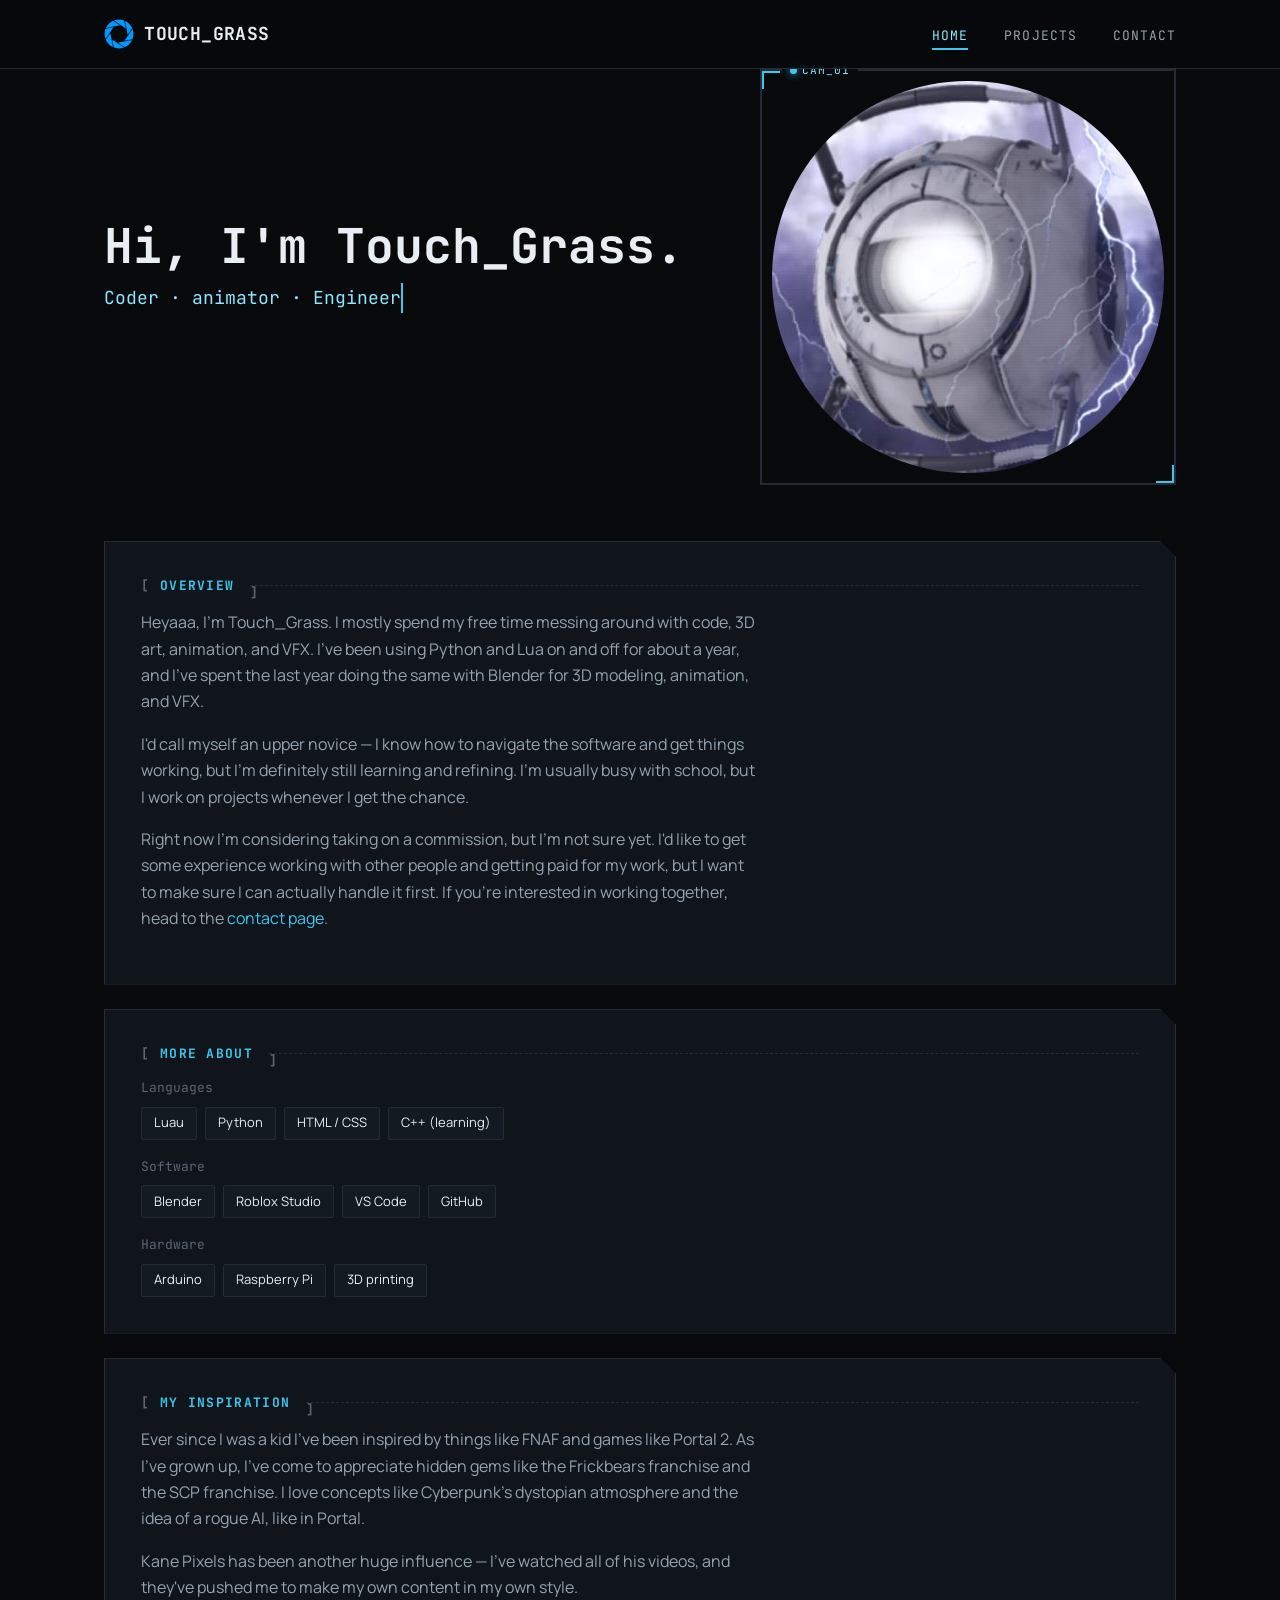
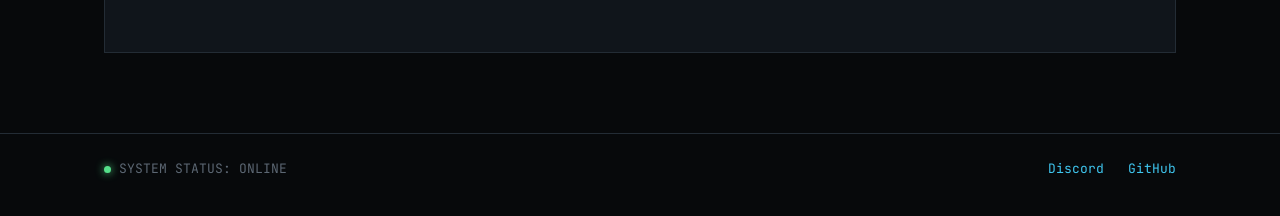
<file: index.html>
<!DOCTYPE html>
<html lang="en">
<head>
  <meta charset="UTF-8">
  <meta name="viewport" content="width=device-width, initial-scale=1.0">
  <title>Touch_Grass — Touch_Grass's Databank</title>
  <meta name="description" content="Sebastian (Touch_Grass) — Roblox rigging, Luau systems, and Blender 3D/VFX. A personal portfolio.">
  <link rel="icon" href="logo.png">
  <link rel="preconnect" href="https://fonts.googleapis.com">
  <link rel="preconnect" href="https://fonts.gstatic.com" crossorigin>
  <link rel="stylesheet" href="styles.css">
</head>
<body>

  <header class="site-header">
    <div class="wrap">
      <a href="index.html" class="brand">
        <img src="logo.png" alt="" class="brand-mark">
        TOUCH_GRASS
      </a>
      <button class="nav-toggle" aria-label="Toggle navigation" aria-expanded="false">☰</button>
      <nav class="main-nav" aria-label="Primary">
        <ul>
          <li><a href="index.html" aria-current="page">Home</a></li>
          <li><a href="projects.html">Projects</a></li>
          <li><a href="contact.html">Contact</a></li>
        </ul>
      </nav>
    </div>
  </header>

  <main class="wrap">

    <section class="hero">
      <div>
        <h1>Hi, I'm Touch_Grass.</h1>
        <p class="hero-tagline">Coder · animator · Engineer</p>
      </div>
      <div class="viewport">
        <span class="viewport-tag"><span class="status-dot"></span>CAM_01</span>
        <img src="me.jpg" alt="Sebastian's profile image">
      </div>
    </section>

    <section class="panel">
      <h2 class="panel-tag">Overview</h2>
      <p>Heyaaa, I'm Touch_Grass. I mostly spend my free time messing around with code, 3D art, animation, and VFX. I've been using Python and Lua on and off for about a year, and I've spent the last year doing the same with Blender for 3D modeling, animation, and VFX.</p>
      <p>I'd call myself an upper novice — I know how to navigate the software and get things working, but I'm definitely still learning and refining. I'm usually busy with school, but I work on projects whenever I get the chance.</p>
      <p>Right now I'm considering taking on a commission, but I'm not sure yet. I'd like to get some experience working with other people and getting paid for my work, but I want to make sure I can actually handle it first. If you're interested in working together, head to the <a href="contact.html">contact page</a>.</p>
    </section>

    <section class="panel">
      <h2 class="panel-tag">More about</h2>
      <div class="chip-group">
        <span class="chip-label">Languages</span>
        <div class="chips">
          <span class="chip">Luau</span>
          <span class="chip">Python</span>
          <span class="chip">HTML / CSS</span>
          <span class="chip">C++ (learning)</span>
        </div>
      </div>
      <div class="chip-group">
        <span class="chip-label">Software</span>
        <div class="chips">
          <span class="chip">Blender</span>
          <span class="chip">Roblox Studio</span>
          <span class="chip">VS Code</span>
          <span class="chip">GitHub</span>
        </div>
      </div>
      <div class="chip-group">
        <span class="chip-label">Hardware</span>
        <div class="chips">
          <span class="chip">Arduino</span>
          <span class="chip">Raspberry Pi</span>
          <span class="chip">3D printing</span>
        </div>
      </div>
    </section>

    <section class="panel">
      <h2 class="panel-tag">My inspiration</h2>
      <p>Ever since I was a kid I've been inspired by things like FNAF and games like Portal 2. As I've grown up, I've come to appreciate hidden gems like the Frickbears franchise and the SCP franchise. I love concepts like Cyberpunk's dystopian atmosphere and the idea of a rogue AI, like in Portal.</p>
      <p>Kane Pixels has been another huge influence — I've watched all of his videos, and they've pushed me to make my own content in my own style.</p>
    </section>

  </main>

  <footer class="site-footer">
    <div class="wrap">
      <span class="status-line"><span class="status-dot"></span>SYSTEM STATUS: ONLINE</span>
      <ul class="footer-links">
        <li><a href="contact.html">Discord</a></li>
        <li><a href="https://github.com/JustTestingpleaze" target="_blank" rel="noopener">GitHub</a></li>
      </ul>
    </div>
  </footer>

  <script src="script.js"></script>
</body>
</html>
</file>
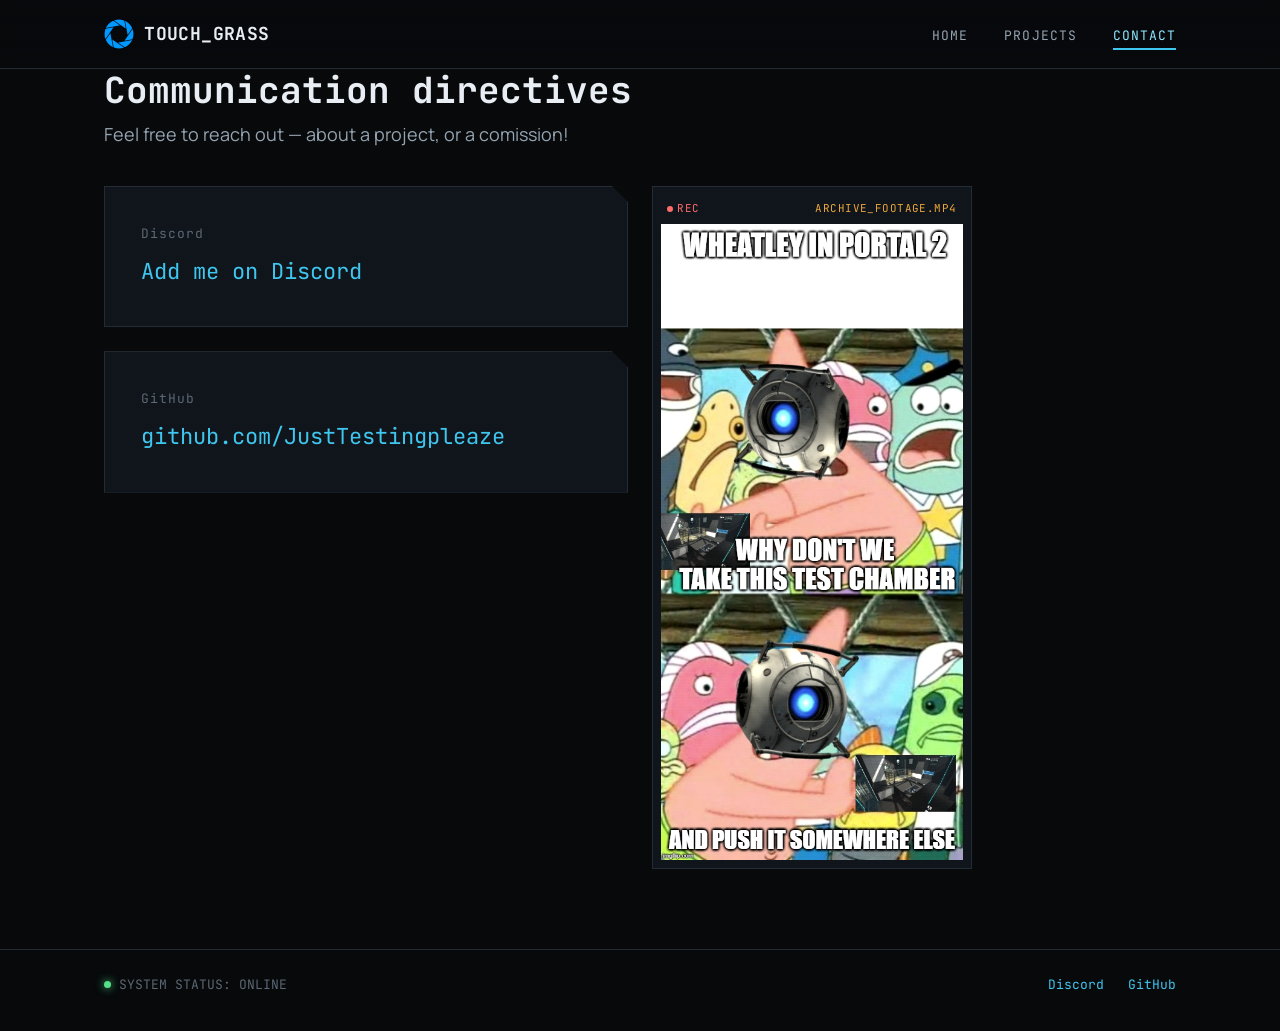
<file: contact.html>
<!DOCTYPE html>
<html lang="en">
<head>
  <meta charset="UTF-8">
  <meta name="viewport" content="width=device-width, initial-scale=1.0">
  <title>Contact — Touch_Grass</title>
  <meta name="description" content="Get in touch with Sebastian (Touch_Grass) on Discord or GitHub.">
  <link rel="icon" href="logo.png">
  <link rel="preconnect" href="https://fonts.googleapis.com">
  <link rel="preconnect" href="https://fonts.gstatic.com" crossorigin>
  <link rel="stylesheet" href="styles.css">
</head>
<body>

  <header class="site-header">
    <div class="wrap">
      <a href="index.html" class="brand">
        <img src="logo.png" alt="" class="brand-mark">
        TOUCH_GRASS
      </a>
      <button class="nav-toggle" aria-label="Toggle navigation" aria-expanded="false">☰</button>
      <nav class="main-nav" aria-label="Primary">
        <ul>
          <li><a href="index.html">Home</a></li>
          <li><a href="projects.html">Projects</a></li>
          <li><a href="contact.html" aria-current="page">Contact</a></li>
        </ul>
      </nav>
    </div>
  </header>

  <main class="wrap">
    <h1 class="page-title">Communication directives</h1>
    <p class="page-lede">Feel free to reach out — about a project, or a comission!</p>

    <div class="contact-grid">
      <div>
        <div class="panel channel-panel">
          <span class="channel-name">Discord</span>
          <a class="channel-link" href="https://discord.com/users/1268524892408774686" target="_blank" rel="noopener">Add me on Discord</a>
        </div>
        <div class="panel channel-panel">
          <span class="channel-name">GitHub</span>
          <a class="channel-link" href="https://github.com/JustTestingpleaze" target="_blank" rel="noopener">github.com/JustTestingpleaze</a>
        </div>
      </div>

      <div class="archive">
        <div class="archive-bar">
          <span class="rec">REC</span>
          <span>ARCHIVE_FOOTAGE.MP4</span>
        </div>
        <img src="meme.jpg" alt="Wheatley from Portal 2 meme, suggesting a test chamber be pushed somewhere else">
      </div>
    </div>
  </main>

  <footer class="site-footer">
    <div class="wrap">
      <span class="status-line"><span class="status-dot"></span>SYSTEM STATUS: ONLINE</span>
      <ul class="footer-links">
        <li><a href="contact.html">Discord</a></li>
        <li><a href="https://github.com/JustTestingpleaze" target="_blank" rel="noopener">GitHub</a></li>
      </ul>
    </div>
  </footer>

  <script src="script.js"></script>
</body>
</html>
</file>
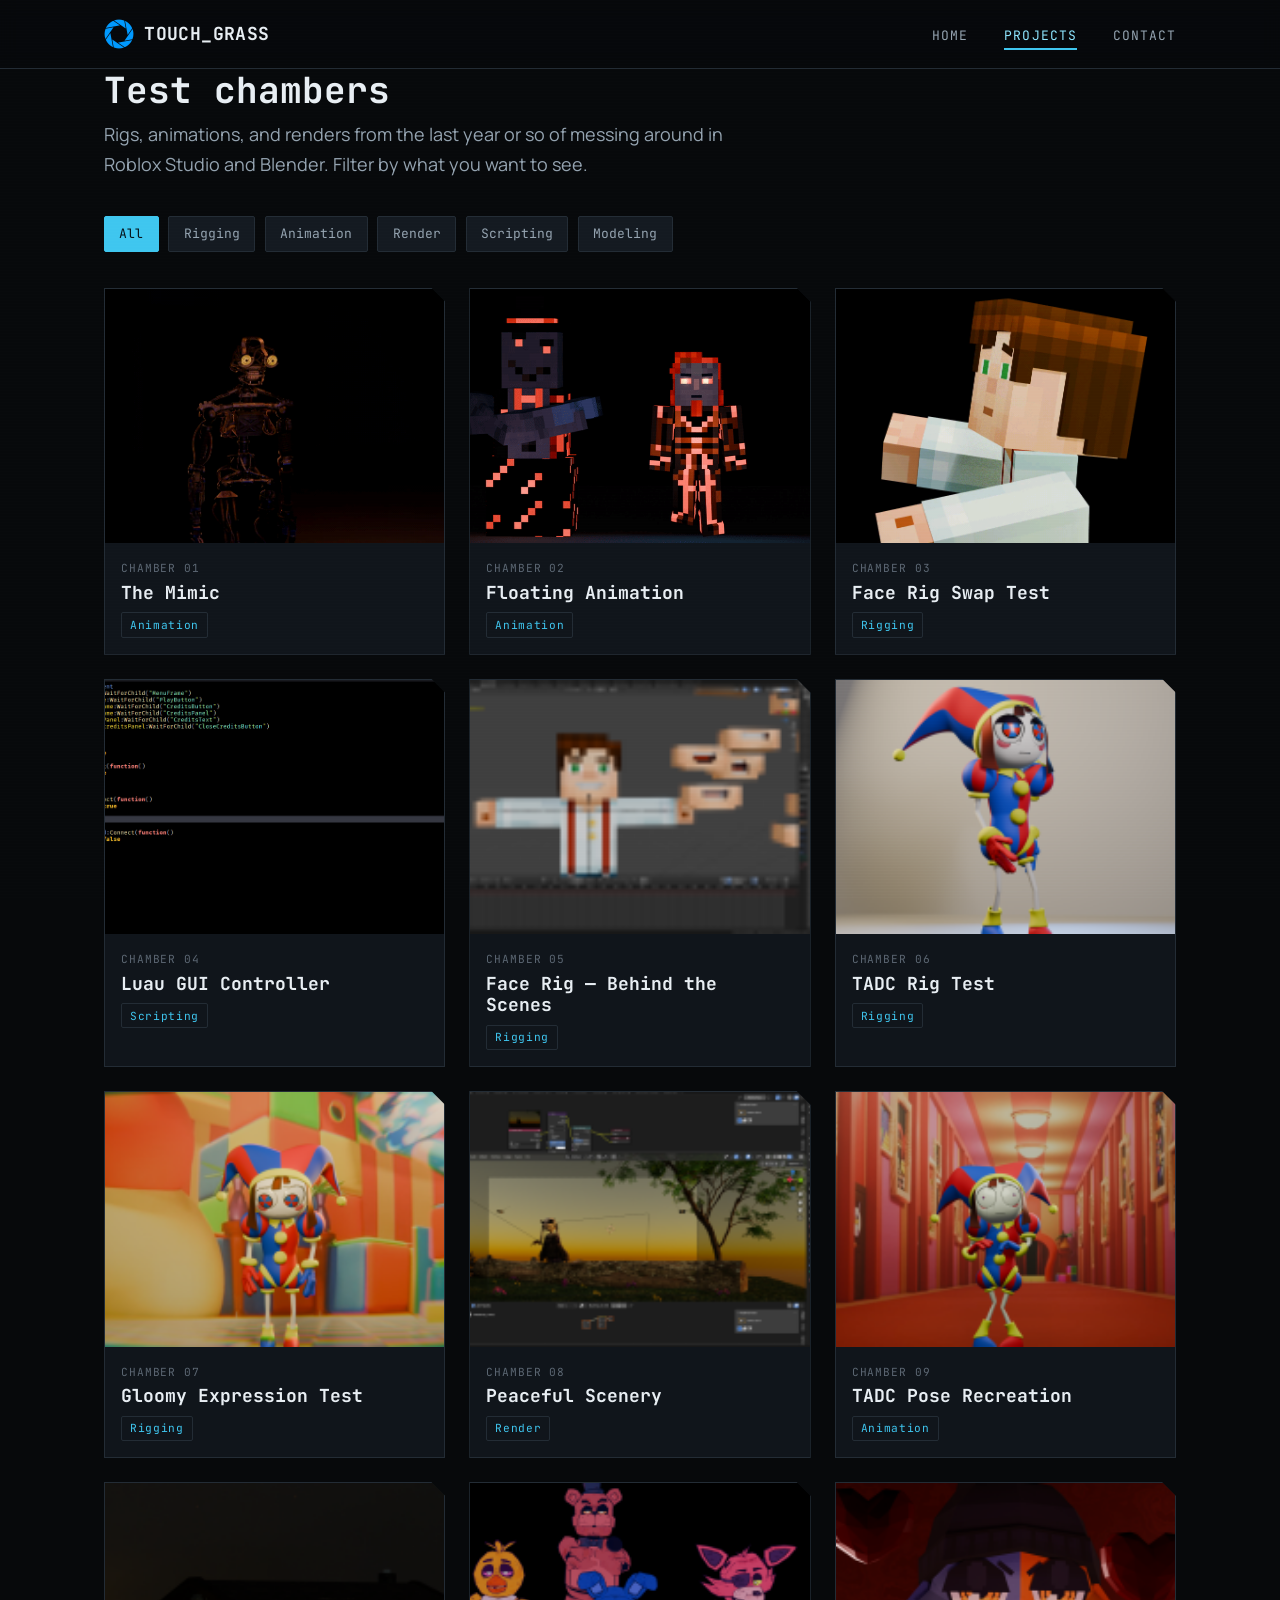
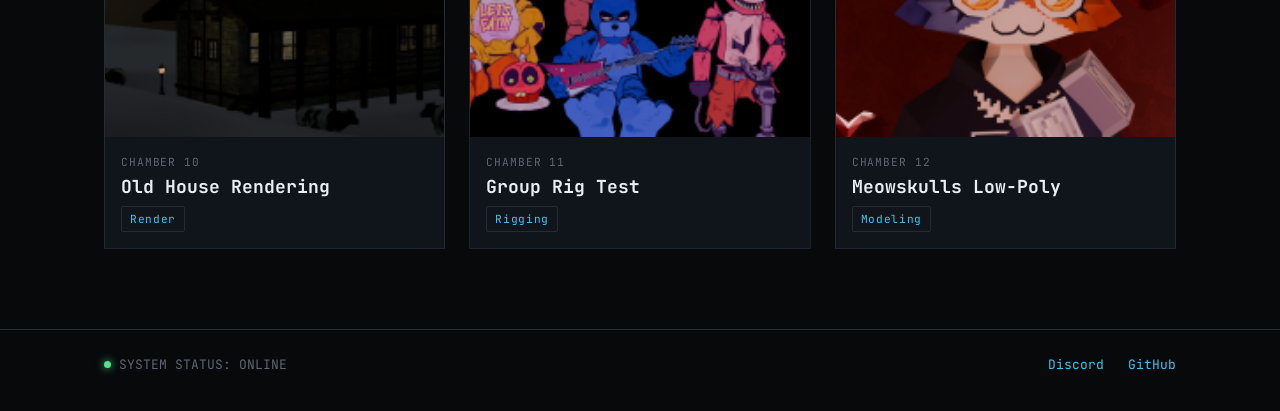
<file: projects.html>
<!DOCTYPE html>
<html lang="en">
<head>
  <meta charset="UTF-8">
  <meta name="viewport" content="width=device-width, initial-scale=1.0">
  <title>Projects — Touch_Grass</title>
  <meta name="description" content="Rigging, animation, and Blender render tests from Sebastian's (Touch_Grass) test chambers.">
  <link rel="icon" href="logo.png">
  <link rel="preconnect" href="https://fonts.googleapis.com">
  <link rel="preconnect" href="https://fonts.gstatic.com" crossorigin>
  <link rel="stylesheet" href="styles.css">
</head>
<body>

  <header class="site-header">
    <div class="wrap">
      <a href="index.html" class="brand">
        <img src="logo.png" alt="" class="brand-mark">
        TOUCH_GRASS
      </a>
      <button class="nav-toggle" aria-label="Toggle navigation" aria-expanded="false">☰</button>
      <nav class="main-nav" aria-label="Primary">
        <ul>
          <li><a href="index.html">Home</a></li>
          <li><a href="projects.html" aria-current="page">Projects</a></li>
          <li><a href="contact.html">Contact</a></li>
        </ul>
      </nav>
    </div>
  </header>

  <main class="wrap">
    <h1 class="page-title">Test chambers</h1>
    <p class="page-lede">Rigs, animations, and renders from the last year or so of messing around in Roblox Studio and Blender. Filter by what you want to see.</p>

    <div class="filter-bar" role="group" aria-label="Filter projects by category">
      <button class="filter-btn" data-filter="all" aria-pressed="true">All</button>
      <button class="filter-btn" data-filter="rigging" aria-pressed="false">Rigging</button>
      <button class="filter-btn" data-filter="animation" aria-pressed="false">Animation</button>
      <button class="filter-btn" data-filter="render" aria-pressed="false">Render</button>
      <button class="filter-btn" data-filter="scripting" aria-pressed="false">Scripting</button>
      <button class="filter-btn" data-filter="modeling" aria-pressed="false">Modeling</button>
    </div>

    <div class="project-grid">

      <article class="project-card" data-category="animation">
        <div class="project-thumb"><img src="Mimic.gif" alt="Animation test inspired by The Mimic" loading="lazy"></div>
        <div class="project-body">
          <span class="chamber-no">CHAMBER 01</span>
          <h2 class="project-title">The Mimic</h2>
          <span class="project-tag">Animation</span>
        </div>
      </article>

      <article class="project-card" data-category="animation">
        <div class="project-thumb"><img src="project2.gif" alt="Floating animation test" loading="lazy"></div>
        <div class="project-body">
          <span class="chamber-no">CHAMBER 02</span>
          <h2 class="project-title">Floating Animation</h2>
          <span class="project-tag">Animation</span>
        </div>
      </article>

      <article class="project-card" data-category="rigging">
        <div class="project-thumb"><img src="project3.gif" alt="Face rig swap test" loading="lazy"></div>
        <div class="project-body">
          <span class="chamber-no">CHAMBER 03</span>
          <h2 class="project-title">Face Rig Swap Test</h2>
          <span class="project-tag">Rigging</span>
        </div>
      </article>

      <article class="project-card" data-category="scripting">
        <div class="project-thumb"><img src="project4.png" alt="Luau GUI controller screenshot" loading="lazy"></div>
        <div class="project-body">
          <span class="chamber-no">CHAMBER 04</span>
          <h2 class="project-title">Luau GUI Controller</h2>
          <span class="project-tag">Scripting</span>
        </div>
      </article>

      <article class="project-card" data-category="rigging">
        <div class="project-thumb"><img src="project5.png" alt="Face rig behind the scenes view" loading="lazy"></div>
        <div class="project-body">
          <span class="chamber-no">CHAMBER 05</span>
          <h2 class="project-title">Face Rig — Behind the Scenes</h2>
          <span class="project-tag">Rigging</span>
        </div>
      </article>

      <article class="project-card" data-category="rigging">
        <div class="project-thumb"><img src="project6.png" alt="TADC character rig test" loading="lazy"></div>
        <div class="project-body">
          <span class="chamber-no">CHAMBER 06</span>
          <h2 class="project-title">TADC Rig Test</h2>
          <span class="project-tag">Rigging</span>
        </div>
      </article>

      <article class="project-card" data-category="rigging">
        <div class="project-thumb"><img src="project7.png" alt="Gloomy expression test render" loading="lazy"></div>
        <div class="project-body">
          <span class="chamber-no">CHAMBER 07</span>
          <h2 class="project-title">Gloomy Expression Test</h2>
          <span class="project-tag">Rigging</span>
        </div>
      </article>

      <article class="project-card" data-category="render">
        <div class="project-thumb"><img src="project8.png" alt="Peaceful scenery render" loading="lazy"></div>
        <div class="project-body">
          <span class="chamber-no">CHAMBER 08</span>
          <h2 class="project-title">Peaceful Scenery</h2>
          <span class="project-tag">Render</span>
        </div>
      </article>

      <article class="project-card" data-category="animation">
        <div class="project-thumb"><img src="project9.png" alt="TADC pose recreation render" loading="lazy"></div>
        <div class="project-body">
          <span class="chamber-no">CHAMBER 09</span>
          <h2 class="project-title">TADC Pose Recreation</h2>
          <span class="project-tag">Animation</span>
        </div>
      </article>

      <article class="project-card" data-category="render">
        <div class="project-thumb"><img src="project10.png" alt="Old house rendering" loading="lazy"></div>
        <div class="project-body">
          <span class="chamber-no">CHAMBER 10</span>
          <h2 class="project-title">Old House Rendering</h2>
          <span class="project-tag">Render</span>
        </div>
      </article>

      <article class="project-card" data-category="rigging">
        <div class="project-thumb"><img src="project11.png" alt="Group rig test with multiple characters" loading="lazy"></div>
        <div class="project-body">
          <span class="chamber-no">CHAMBER 11</span>
          <h2 class="project-title">Group Rig Test</h2>
          <span class="project-tag">Rigging</span>
        </div>
      </article>

      <article class="project-card" data-category="modeling">
        <div class="project-thumb"><img src="project12.png" alt="Meowskulls low-poly model" loading="lazy"></div>
        <div class="project-body">
          <span class="chamber-no">CHAMBER 12</span>
          <h2 class="project-title">Meowskulls Low-Poly</h2>
          <span class="project-tag">Modeling</span>
        </div>
      </article>

    </div>
  </main>

  <footer class="site-footer">
    <div class="wrap">
      <span class="status-line"><span class="status-dot"></span>SYSTEM STATUS: ONLINE</span>
      <ul class="footer-links">
        <li><a href="contact.html">Discord</a></li>
        <li><a href="https://github.com/JustTestingpleaze" target="_blank" rel="noopener">GitHub</a></li>
      </ul>
    </div>
  </footer>

  <script src="script.js"></script>
</body>
</html>
</file>
<file: styles.css>
/* =========================================================
   TOUCH_GRASS // PERSONAL DATABANK
   Design concept: an Aperture Science-style test-chamber
   terminal, crossed with the scanline hum of old analog-
   horror found footage. Cool cyan for the "systems" voice,
   a dim hazard amber for signage accents.
   ========================================================= */

@import url('https://fonts.googleapis.com/css2?family=JetBrains+Mono:wght@400;500;600;700;800&family=Manrope:wght@400;500;600;700;800&display=swap');

:root {
  /* color */
  --bg: #07090b;
  --bg-alt: #0c1015;
  --panel: #10151b;
  --panel-2: #141a21;
  --border: #232c35;
  --border-hover: #3fc6ef;
  --text: #e8eef3;
  --text-muted: #94a3b0;
  --text-dim: #5c6773;
  --accent: #3fc6ef;
  --accent-strong: #8ee6ff;
  --accent-soft: rgba(63, 198, 239, 0.12);
  --hazard: #eba63b;
  --hazard-dim: #6b5326;

  /* type */
  --mono: 'JetBrains Mono', ui-monospace, 'SFMono-Regular', Menlo, monospace;
  --sans: 'Manrope', system-ui, -apple-system, 'Segoe UI', sans-serif;

  /* scale */
  --fs-sm: 0.8125rem;
  --fs-base: 1rem;
  --fs-md: 1.125rem;
  --fs-lg: 1.375rem;
  --fs-xl: 1.75rem;
  --fs-2xl: 2.25rem;
  --fs-3xl: 3rem;

  --sp-1: 0.25rem;
  --sp-2: 0.5rem;
  --sp-3: 1rem;
  --sp-4: 1.5rem;
  --sp-5: 2.25rem;
  --sp-6: 3.5rem;
  --sp-7: 5rem;

  --maxw: 1120px;
  --cut: 16px; /* panel corner-cut size */
}

/* ---------- reset ---------- */
* { box-sizing: border-box; }
html { scroll-behavior: smooth; }
body {
  margin: 0;
  background: var(--bg);
  color: var(--text);
  font-family: var(--sans);
  font-size: var(--fs-base);
  line-height: 1.65;
  -webkit-font-smoothing: antialiased;
}
h1, h2, h3, h4 { font-family: var(--mono); margin: 0; line-height: 1.2; font-weight: 700; }
p { margin: 0 0 var(--sp-3); color: var(--text-muted); max-width: 62ch; }
a { color: var(--accent); text-decoration: none; }
a:hover { color: var(--accent-strong); }
img { max-width: 100%; display: block; }
ul { margin: 0; padding: 0; list-style: none; }
button { font: inherit; }

::selection { background: var(--accent-soft); color: var(--accent-strong); }

:focus-visible {
  outline: 2px solid var(--accent);
  outline-offset: 3px;
}

/* faint CRT scanline wash over the whole page — subtle, fixed, non-interactive */
body::before {
  content: "";
  position: fixed;
  inset: 0;
  pointer-events: none;
  z-index: 500;
  background: repeating-linear-gradient(
    to bottom,
    rgba(255, 255, 255, 0.014) 0px,
    rgba(255, 255, 255, 0.014) 1px,
    transparent 1px,
    transparent 3px
  );
  mix-blend-mode: overlay;
}

.wrap {
  max-width: var(--maxw);
  margin: 0 auto;
  padding: 0 var(--sp-4);
}

/* ---------- hazard divider (used sparingly, real signage motif) ---------- */
.hazard-rule {
  height: 6px;
  width: 100%;
  background: repeating-linear-gradient(
    -45deg,
    var(--hazard) 0px, var(--hazard) 10px,
    #1a1c1c 10px, #1a1c1c 20px
  );
  opacity: 0.55;
  border-radius: 2px;
}

/* ---------- header / nav ---------- */
.site-header {
  position: sticky;
  top: 0;
  z-index: 100;
  background: rgba(7, 9, 11, 0.82);
  backdrop-filter: blur(10px);
  border-bottom: 1px solid var(--border);
}
.site-header .wrap {
  display: flex;
  align-items: center;
  justify-content: space-between;
  height: 68px;
}
.brand {
  display: flex;
  align-items: center;
  gap: 0.65rem;
  font-family: var(--mono);
  font-weight: 700;
  color: var(--text);
  font-size: var(--fs-md);
  letter-spacing: 0.02em;
}
.brand:hover { color: var(--text); }
.brand-mark {
  width: 30px;
  height: 30px;
  animation: spin-slow 40s linear infinite;
  flex-shrink: 0;
}
@keyframes spin-slow { to { transform: rotate(360deg); } }

.nav-toggle {
  display: none;
  background: none;
  border: 1px solid var(--border);
  color: var(--text);
  width: 40px;
  height: 40px;
  border-radius: 2px;
  cursor: pointer;
  font-family: var(--mono);
  font-size: 1.1rem;
  line-height: 1;
}

nav.main-nav { display: flex; }
.main-nav ul { display: flex; gap: var(--sp-5); }
.main-nav a {
  font-family: var(--mono);
  font-size: var(--fs-sm);
  letter-spacing: 0.08em;
  text-transform: uppercase;
  color: var(--text-muted);
  position: relative;
  padding-bottom: 4px;
}
.main-nav a:hover { color: var(--text); }
.main-nav a[aria-current="page"] {
  color: var(--accent-strong);
  border-bottom: 2px solid var(--accent);
}

/* ---------- footer ---------- */
.site-footer {
  border-top: 1px solid var(--border);
  margin-top: var(--sp-7);
  padding: var(--sp-4) 0 var(--sp-5);
}
.site-footer .wrap {
  display: flex;
  align-items: center;
  justify-content: space-between;
  flex-wrap: wrap;
  gap: var(--sp-3);
}
.status-line {
  font-family: var(--mono);
  font-size: var(--fs-sm);
  color: var(--text-dim);
  display: flex;
  align-items: center;
  gap: 0.5rem;
}
.status-dot {
  width: 7px;
  height: 7px;
  border-radius: 50%;
  background: #55e08a;
  box-shadow: 0 0 8px #55e08a;
  animation: pulse 2.4s ease-in-out infinite;
}
@keyframes pulse { 0%,100% { opacity: 1; } 50% { opacity: 0.35; } }
.footer-links { display: flex; gap: var(--sp-4); font-family: var(--mono); font-size: var(--fs-sm); }

/* ---------- main layout ---------- */
main { padding-top: var(--sp-6); }
.page-title {
  font-size: var(--fs-2xl);
  margin-bottom: var(--sp-2);
}
.page-lede {
  font-size: var(--fs-md);
  max-width: 60ch;
  margin-bottom: var(--sp-5);
}

/* ---------- panel (console / test-chamber card) ---------- */
.panel {
  background: var(--panel);
  border: 1px solid var(--border);
  clip-path: polygon(0 0, calc(100% - var(--cut)) 0, 100% var(--cut), 100% 100%, 0 100%);
  padding: var(--sp-5);
  margin-bottom: var(--sp-4);
  position: relative;
}
.panel + .panel { margin-top: var(--sp-4); }
.panel-tag {
  font-family: var(--mono);
  font-size: var(--fs-sm);
  letter-spacing: 0.1em;
  color: var(--accent);
  text-transform: uppercase;
  display: flex;
  align-items: center;
  gap: 0.6rem;
  margin-bottom: var(--sp-3);
}
.panel-tag::before { content: "["; color: var(--text-dim); }
.panel-tag::after {
  content: "]";
  color: var(--text-dim);
  flex: 1;
  border-bottom: 1px dashed var(--border);
  margin-left: 0.4rem;
  height: 0;
}

/* ---------- hero (home) ---------- */
.hero {
  display: grid;
  grid-template-columns: 1.3fr 0.9fr;
  gap: var(--sp-6);
  align-items: center;
  margin-bottom: var(--sp-6);
}
.hero h1 {
  font-size: var(--fs-3xl);
  margin-bottom: var(--sp-2);
}
.hero-tagline {
  font-family: var(--mono);
  color: var(--accent-strong);
  font-size: var(--fs-md);
  border-right: 2px solid var(--accent);
  white-space: nowrap;
  overflow: hidden;
  display: inline-block;
  max-width: 40ch;
  animation: type 1.6s steps(34, end) 1 both, caret 0.8s step-end infinite;
}
@keyframes type { from { max-width: 0; } }
@keyframes caret { 50% { border-color: transparent; } }

.viewport {
  position: relative;
  aspect-ratio: 1 / 1;
  border: 2px solid var(--border);
  padding: 10px;
}
.viewport img {
  width: 100%;
  height: 100%;
  object-fit: cover;
  border-radius: 50%;
  filter: saturate(0.9) contrast(1.05);
}
.viewport::before, .viewport::after {
  content: "";
  position: absolute;
  width: 16px;
  height: 16px;
  border-color: var(--accent);
  border-style: solid;
}
.viewport::before { top: 0; left: 0; border-width: 2px 0 0 2px; }
.viewport::after { bottom: 0; right: 0; border-width: 0 2px 2px 0; }
.viewport-tag {
  position: absolute;
  top: -12px;
  left: 20px;
  background: var(--bg);
  font-family: var(--mono);
  font-size: 0.7rem;
  letter-spacing: 0.08em;
  color: var(--accent-strong);
  padding: 2px 8px;
  display: flex;
  align-items: center;
  gap: 5px;
}
.viewport-tag .status-dot { background: var(--accent); box-shadow: 0 0 8px var(--accent); }

/* ---------- chip lists ---------- */
.chip-group { margin-bottom: var(--sp-3); }
.chip-group:last-child { margin-bottom: 0; }
.chip-label {
  font-family: var(--mono);
  font-size: var(--fs-sm);
  color: var(--text-dim);
  display: block;
  margin-bottom: 0.5rem;
}
.chips { display: flex; flex-wrap: wrap; gap: 0.5rem; }
.chip {
  border: 1px solid var(--border);
  background: var(--panel-2);
  color: var(--text);
  font-size: var(--fs-sm);
  padding: 0.3rem 0.75rem;
  border-radius: 2px;
}

/* ---------- buttons / links ---------- */
.btn {
  display: inline-flex;
  align-items: center;
  gap: 0.5rem;
  font-family: var(--mono);
  font-size: var(--fs-sm);
  letter-spacing: 0.04em;
  border: 1px solid var(--accent);
  color: var(--accent-strong);
  padding: 0.6rem 1.1rem;
  background: var(--accent-soft);
  clip-path: polygon(0 0, calc(100% - 10px) 0, 100% 10px, 100% 100%, 0 100%);
  transition: background 0.15s ease, color 0.15s ease;
}
.btn:hover { background: var(--accent); color: #06131a; }

/* ---------- projects grid ---------- */
.filter-bar {
  display: flex;
  flex-wrap: wrap;
  gap: 0.6rem;
  margin-bottom: var(--sp-5);
}
.filter-btn {
  font-family: var(--mono);
  font-size: var(--fs-sm);
  color: var(--text-muted);
  background: var(--panel-2);
  border: 1px solid var(--border);
  padding: 0.4rem 0.9rem;
  border-radius: 2px;
  cursor: pointer;
}
.filter-btn:hover { color: var(--text); border-color: var(--border-hover); }
.filter-btn[aria-pressed="true"] {
  color: #06131a;
  background: var(--accent);
  border-color: var(--accent);
}

.project-grid {
  display: grid;
  grid-template-columns: repeat(3, 1fr);
  gap: var(--sp-4);
}
.project-card {
  background: var(--panel);
  border: 1px solid var(--border);
  clip-path: polygon(0 0, calc(100% - 14px) 0, 100% 14px, 100% 100%, 0 100%);
  overflow: hidden;
  transition: border-color 0.18s ease, transform 0.18s ease;
}
.project-card:hover { border-color: var(--border-hover); transform: translateY(-3px); }
.project-thumb {
  aspect-ratio: 4 / 3;
  overflow: hidden;
  background: var(--bg-alt);
}
.project-thumb img {
  width: 100%;
  height: 100%;
  object-fit: cover;
  transition: transform 0.35s ease;
}
.project-card:hover .project-thumb img { transform: scale(1.05); }
.project-body { padding: var(--sp-3); }
.chamber-no {
  font-family: var(--mono);
  font-size: 0.7rem;
  color: var(--text-dim);
  letter-spacing: 0.08em;
  display: block;
  margin-bottom: 0.25rem;
}
.project-title { font-size: var(--fs-md); margin-bottom: 0.4rem; }
.project-tag {
  display: inline-block;
  font-family: var(--mono);
  font-size: 0.7rem;
  letter-spacing: 0.06em;
  color: var(--accent);
  border: 1px solid var(--border);
  padding: 0.15rem 0.5rem;
  border-radius: 2px;
}
.project-card[hidden] { display: none; }

/* ---------- contact page ---------- */
.contact-grid {
  display: grid;
  grid-template-columns: 1fr 1fr;
  gap: var(--sp-4);
}
.channel-panel { display: flex; flex-direction: column; gap: 0.6rem; }
.channel-name {
  font-family: var(--mono);
  font-size: var(--fs-sm);
  color: var(--text-dim);
  letter-spacing: 0.08em;
}
.channel-link { font-size: var(--fs-lg); font-family: var(--mono); }

.archive {
  border: 1px solid var(--border);
  background: var(--panel);
  padding: var(--sp-2);
  max-width: 320px;
}
.archive-bar {
  display: flex;
  justify-content: space-between;
  font-family: var(--mono);
  font-size: 0.68rem;
  color: var(--hazard);
  padding: 0.35rem 0.4rem;
  letter-spacing: 0.04em;
}
.archive-bar .rec { color: #ff6b6b; display:flex; align-items:center; gap:4px; }
.archive-bar .rec::before {
  content: "";
  width: 6px; height: 6px; border-radius: 50%;
  background: #ff6b6b;
  animation: pulse 1.4s ease-in-out infinite;
}
.archive img { filter: grayscale(0.15) contrast(1.05); }

/* ---------- responsive ---------- */
@media (max-width: 900px) {
  .hero { grid-template-columns: 1fr; }
  .viewport { max-width: 260px; margin: 0 auto; }
  .contact-grid { grid-template-columns: 1fr; }
  .project-grid { grid-template-columns: repeat(2, 1fr); }
}

@media (max-width: 640px) {
  :root { --fs-3xl: 2.1rem; --fs-2xl: 1.6rem; }
  .project-grid { grid-template-columns: 1fr; }
  .main-nav { display: none; }
  .main-nav.open { display: block; }
  .main-nav.open ul {
    flex-direction: column;
    gap: var(--sp-3);
    position: absolute;
    top: 68px;
    right: 0;
    left: 0;
    background: var(--bg-alt);
    border-bottom: 1px solid var(--border);
    padding: var(--sp-4);
  }
  .nav-toggle { display: block; }
  .site-header .wrap { position: relative; }
}

@media (min-width: 641px) {
  .nav-toggle { display: none; }
}

/* respect reduced motion */
@media (prefers-reduced-motion: reduce) {
  .brand-mark, .status-dot, .hero-tagline, .archive-bar .rec::before {
    animation: none !important;
  }
  html { scroll-behavior: auto; }
}
</file>
